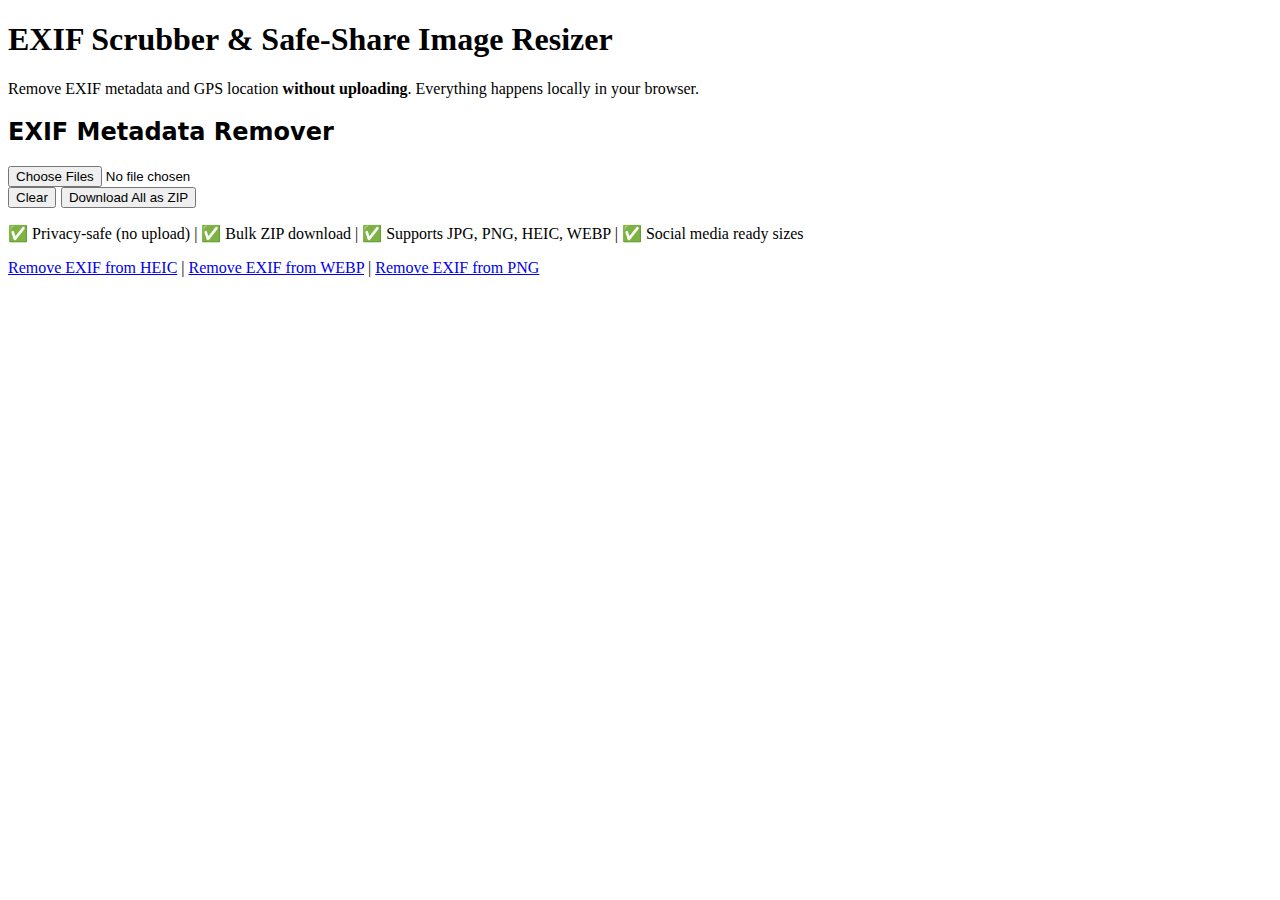
<file: OLD/index.html>
<!DOCTYPE html>
<html lang="en">
<head>
  <meta charset="UTF-8">
  <title>EXIF Scrubber — Remove EXIF & GPS Metadata Online (No Upload)</title>
  <meta name="description" content="Free online EXIF remover. Strip GPS and camera data from photos directly in your browser. No upload required. Safe, fast, and supports JPG, PNG, HEIC, and WEBP.">
  <meta name="viewport" content="width=device-width, initial-scale=1.0">
</head>
<body>
  <header>
    <h1>EXIF Scrubber & Safe-Share Image Resizer</h1>
    <p>Remove EXIF metadata and GPS location <strong>without uploading</strong>. Everything happens locally in your browser.</p>
  </header>

  <!-- Tool embed -->
  <div id="exif-tool"></div>
  <script src="/tool/embed.js"></script>

  <footer>
    <p>
      ✅ Privacy-safe (no upload) | 
      ✅ Bulk ZIP download | 
      ✅ Supports JPG, PNG, HEIC, WEBP | 
      ✅ Social media ready sizes
    </p>
    <nav>
      <a href="/landing/remove-exif-from-heic.html">Remove EXIF from HEIC</a> |
      <a href="/landing/webp-metadata-remover.html">Remove EXIF from WEBP</a> |
      <a href="/landing/remove-png-metadata.html">Remove EXIF from PNG</a>
    </nav>
  </footer>
</body>
</html>
</file>
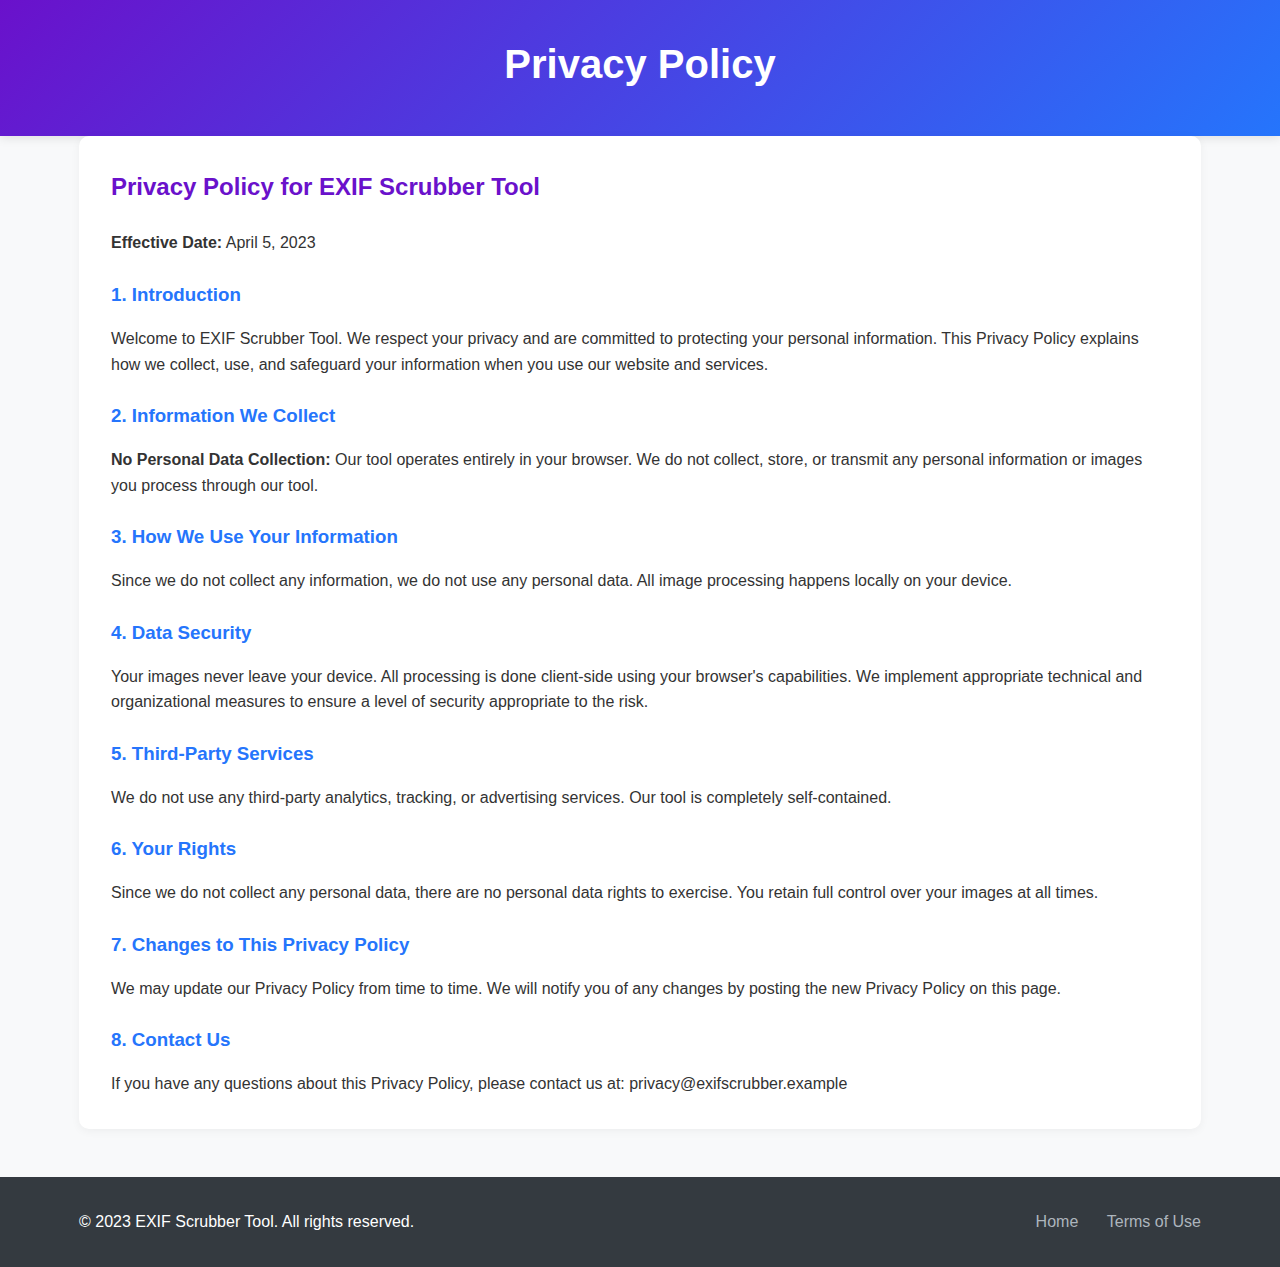
<file: privacy-policy.html>
<!DOCTYPE html>
<html lang="en">
<head>
    <meta charset="UTF-8">
    <meta name="viewport" content="width=device-width, initial-scale=1.0">
    <meta name="description" content="Privacy Policy for EXIF Scrubber Tool">
    <title>Privacy Policy - EXIF Scrubber</title>
    <link rel="stylesheet" href="assets/css/style.css">
</head>
<body>
    <header>
        <div class="container">
            <h1>Privacy Policy</h1>
        </div>
    </header>

    <main class="container">
        <section class="legal-content">
            <h2>Privacy Policy for EXIF Scrubber Tool</h2>
            
            <p><strong>Effective Date:</strong> April 5, 2023</p>
            
            <h3>1. Introduction</h3>
            <p>Welcome to EXIF Scrubber Tool. We respect your privacy and are committed to protecting your personal information. This Privacy Policy explains how we collect, use, and safeguard your information when you use our website and services.</p>
            
            <h3>2. Information We Collect</h3>
            <p><strong>No Personal Data Collection:</strong> Our tool operates entirely in your browser. We do not collect, store, or transmit any personal information or images you process through our tool.</p>
            
            <h3>3. How We Use Your Information</h3>
            <p>Since we do not collect any information, we do not use any personal data. All image processing happens locally on your device.</p>
            
            <h3>4. Data Security</h3>
            <p>Your images never leave your device. All processing is done client-side using your browser's capabilities. We implement appropriate technical and organizational measures to ensure a level of security appropriate to the risk.</p>
            
            <h3>5. Third-Party Services</h3>
            <p>We do not use any third-party analytics, tracking, or advertising services. Our tool is completely self-contained.</p>
            
            <h3>6. Your Rights</h3>
            <p>Since we do not collect any personal data, there are no personal data rights to exercise. You retain full control over your images at all times.</p>
            
            <h3>7. Changes to This Privacy Policy</h3>
            <p>We may update our Privacy Policy from time to time. We will notify you of any changes by posting the new Privacy Policy on this page.</p>
            
            <h3>8. Contact Us</h3>
            <p>If you have any questions about this Privacy Policy, please contact us at: privacy@exifscrubber.example</p>
        </section>
    </main>

    <footer>
        <div class="container">
            <p>&copy; 2023 EXIF Scrubber Tool. All rights reserved.</p>
            <div class="footer-links">
                <a href="index.html">Home</a>
                <a href="terms-of-use.html">Terms of Use</a>
            </div>
        </div>
    </footer>
</body>
</html>
</file>
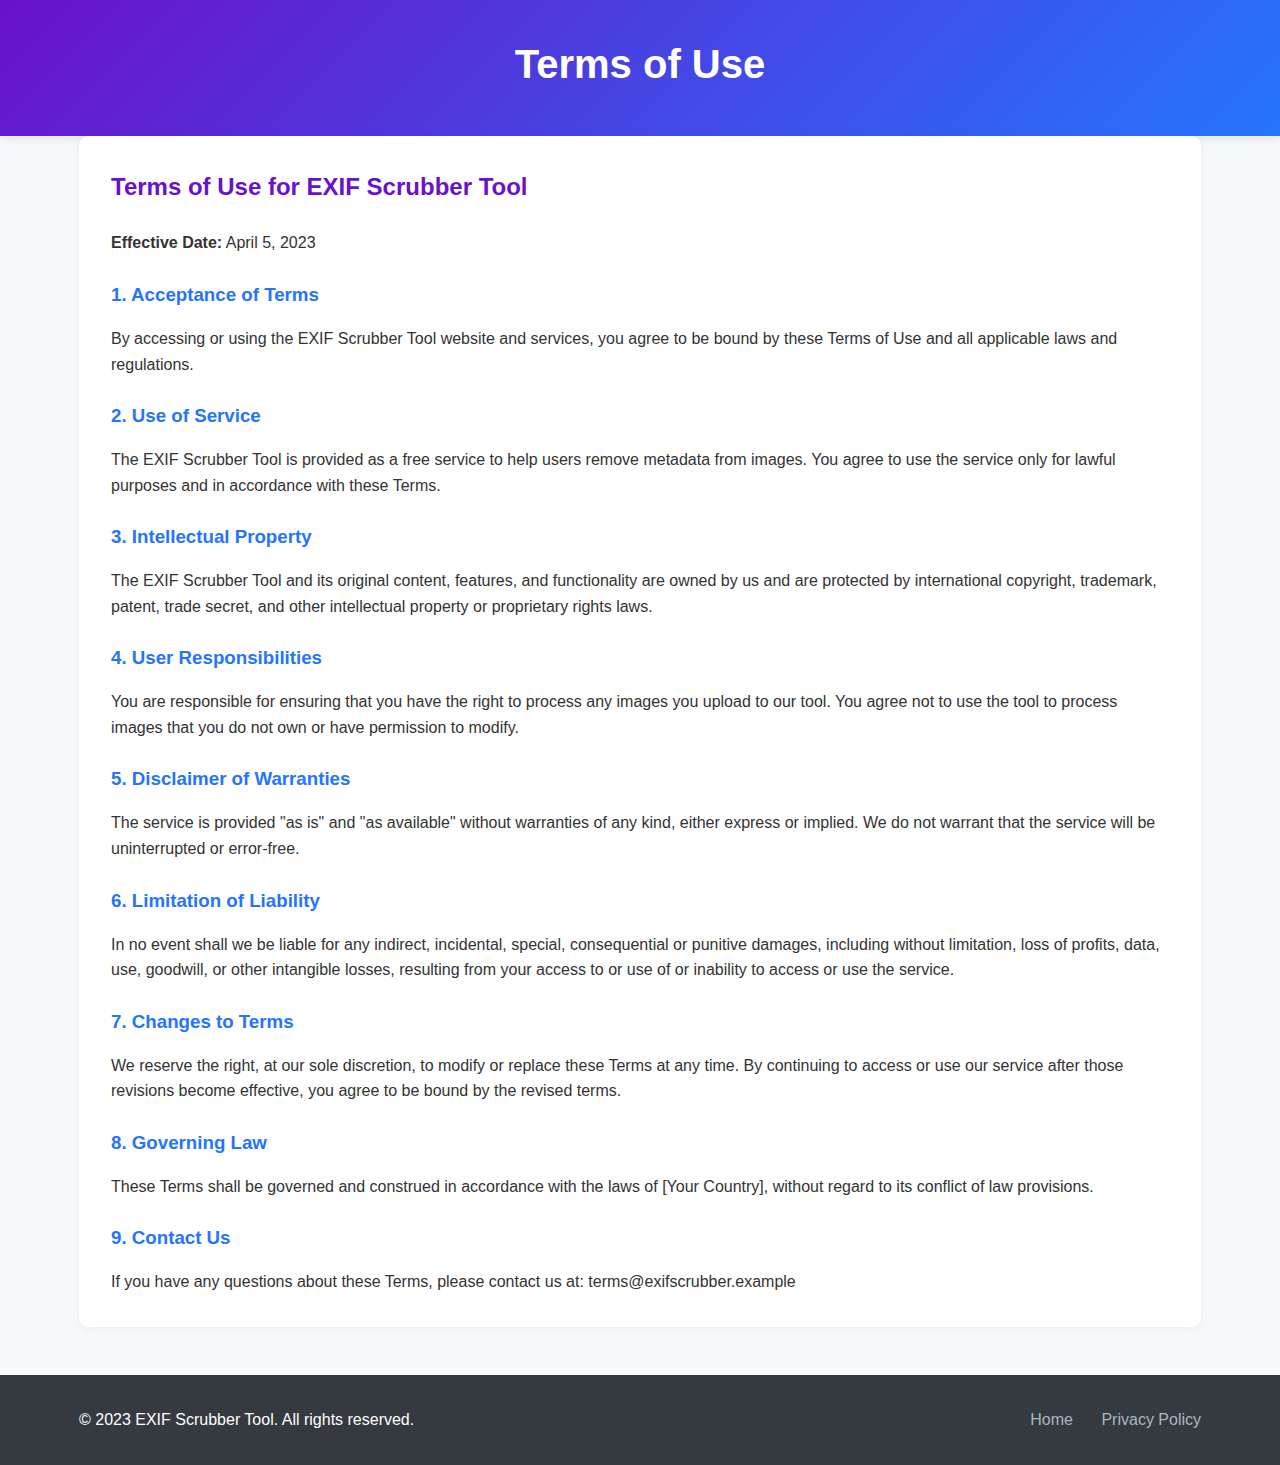
<file: terms-of-use.html>
<!DOCTYPE html>
<html lang="en">
<head>
    <meta charset="UTF-8">
    <meta name="viewport" content="width=device-width, initial-scale=1.0">
    <meta name="description" content="Terms of Use for EXIF Scrubber Tool">
    <title>Terms of Use - EXIF Scrubber</title>
    <link rel="stylesheet" href="assets/css/style.css">
</head>
<body>
    <header>
        <div class="container">
            <h1>Terms of Use</h1>
        </div>
    </header>

    <main class="container">
        <section class="legal-content">
            <h2>Terms of Use for EXIF Scrubber Tool</h2>
            
            <p><strong>Effective Date:</strong> April 5, 2023</p>
            
            <h3>1. Acceptance of Terms</h3>
            <p>By accessing or using the EXIF Scrubber Tool website and services, you agree to be bound by these Terms of Use and all applicable laws and regulations.</p>
            
            <h3>2. Use of Service</h3>
            <p>The EXIF Scrubber Tool is provided as a free service to help users remove metadata from images. You agree to use the service only for lawful purposes and in accordance with these Terms.</p>
            
            <h3>3. Intellectual Property</h3>
            <p>The EXIF Scrubber Tool and its original content, features, and functionality are owned by us and are protected by international copyright, trademark, patent, trade secret, and other intellectual property or proprietary rights laws.</p>
            
            <h3>4. User Responsibilities</h3>
            <p>You are responsible for ensuring that you have the right to process any images you upload to our tool. You agree not to use the tool to process images that you do not own or have permission to modify.</p>
            
            <h3>5. Disclaimer of Warranties</h3>
            <p>The service is provided "as is" and "as available" without warranties of any kind, either express or implied. We do not warrant that the service will be uninterrupted or error-free.</p>
            
            <h3>6. Limitation of Liability</h3>
            <p>In no event shall we be liable for any indirect, incidental, special, consequential or punitive damages, including without limitation, loss of profits, data, use, goodwill, or other intangible losses, resulting from your access to or use of or inability to access or use the service.</p>
            
            <h3>7. Changes to Terms</h3>
            <p>We reserve the right, at our sole discretion, to modify or replace these Terms at any time. By continuing to access or use our service after those revisions become effective, you agree to be bound by the revised terms.</p>
            
            <h3>8. Governing Law</h3>
            <p>These Terms shall be governed and construed in accordance with the laws of [Your Country], without regard to its conflict of law provisions.</p>
            
            <h3>9. Contact Us</h3>
            <p>If you have any questions about these Terms, please contact us at: terms@exifscrubber.example</p>
        </section>
    </main>

    <footer>
        <div class="container">
            <p>&copy; 2023 EXIF Scrubber Tool. All rights reserved.</p>
            <div class="footer-links">
                <a href="index.html">Home</a>
                <a href="privacy-policy.html">Privacy Policy</a>
            </div>
        </div>
    </footer>
</body>
</html>
</file>
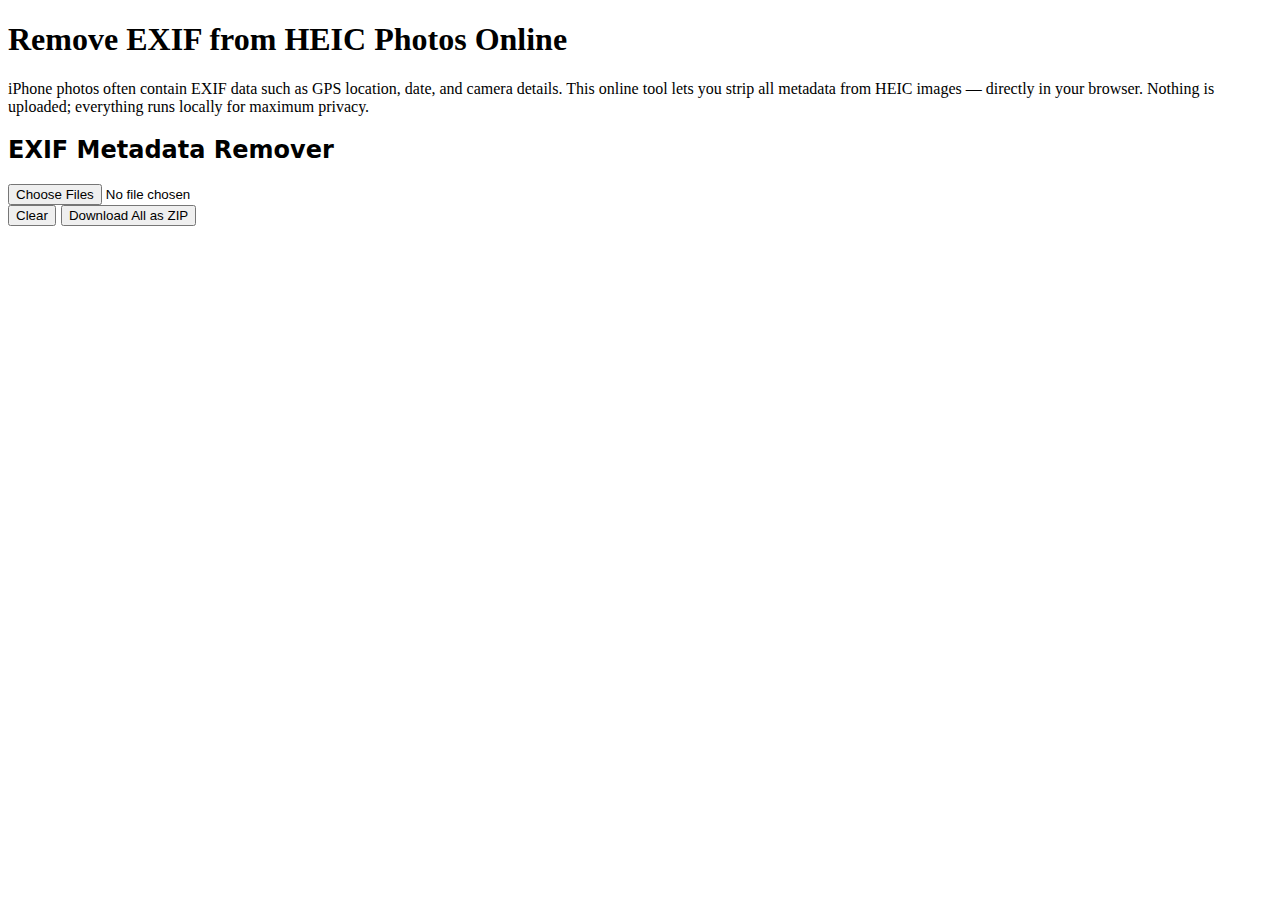
<file: OLD/landing/remove-exif-from-heic.html>
<!DOCTYPE html>
<html lang="en">
<head>
  <meta charset="UTF-8">
  <title>Remove EXIF from HEIC Photos Online — Privacy-Safe (No Upload)</title>
  <meta name="description" content="Strip GPS and camera data from iPhone HEIC photos directly in your browser. Free, secure, and no upload required.">
</head>
<body>
  <h1>Remove EXIF from HEIC Photos Online</h1>
  <p>
    iPhone photos often contain EXIF data such as GPS location, date, and camera details.
    This online tool lets you strip all metadata from HEIC images — directly in your browser.
    Nothing is uploaded; everything runs locally for maximum privacy.
  </p>

  <!-- Where the tool will load -->
  <div id="exif-tool"></div>

  <!-- Load the embed script -->
  <script src="/tool/embed.js"></script>
</body>
</html>
</file>
<file: assets/css/style.css>
/* Reset and base styles */
* {
    margin: 0;
    padding: 0;
    box-sizing: border-box;
}

body {
    font-family: 'Segoe UI', Tahoma, Geneva, Verdana, sans-serif;
    line-height: 1.6;
    color: #333;
    background-color: #f8f9fa;
}

.container {
    width: 90%;
    max-width: 1200px;
    margin: 0 auto;
    padding: 0 15px;
}

/* Header */
header {
    background: linear-gradient(135deg, #6a11cb 0%, #2575fc 100%);
    color: white;
    padding: 2rem 0;
    text-align: center;
    box-shadow: 0 2px 10px rgba(0,0,0,0.1);
}

header h1 {
    font-size: 2.5rem;
    margin-bottom: 0.5rem;
}

header p {
    font-size: 1.2rem;
    opacity: 0.9;
}

/* Main content */
main {
    padding: 2rem 0;
}

/* Tool section */
.drop-zone {
    border: 3px dashed #6a11cb;
    border-radius: 10px;
    padding: 3rem 2rem;
    text-align: center;
    background-color: white;
    transition: all 0.3s ease;
    margin-bottom: 2rem;
    cursor: pointer;
}

.drop-zone:hover, .drop-zone.dragover {
    background-color: #f0f5ff;
    border-color: #2575fc;
}

.drop-content p {
    margin: 0.5rem 0;
    font-size: 1.1rem;
}

.btn-primary {
    background: linear-gradient(135deg, #6a11cb 0%, #2575fc 100%);
    color: white;
    border: none;
    padding: 12px 24px;
    font-size: 1rem;
    border-radius: 5px;
    cursor: pointer;
    transition: transform 0.2s, box-shadow 0.2s;
    margin: 1rem 0;
    text-decoration: none;
    display: inline-block;
    text-align: center;
}

.btn-primary:hover {
    transform: translateY(-2px);
    box-shadow: 0 4px 12px rgba(37, 117, 252, 0.3);
    color: white;
}

.btn-secondary {
    background: #6c757d;
    color: white;
    border: none;
    padding: 10px 20px;
    font-size: 1rem;
    border-radius: 5px;
    cursor: pointer;
    margin: 0 0.5rem;
    transition: background 0.3s;
    text-decoration: none;
    display: inline-block;
}

.btn-secondary:hover {
    background: #5a6268;
    color: white;
}

.options-panel {
    background: white;
    padding: 1.5rem;
    border-radius: 10px;
    box-shadow: 0 2px 10px rgba(0,0,0,0.05);
    margin-bottom: 2rem;
}

.option-group {
    margin-bottom: 1.5rem;
}

.option-group label {
    display: block;
    margin-bottom: 0.5rem;
    font-weight: 500;
}

.option-group input[type="checkbox"] {
    margin-right: 0.5rem;
}

.option-group select, 
.option-group input[type="number"] {
    width: 100%;
    padding: 0.75rem;
    border: 1px solid #ddd;
    border-radius: 5px;
    font-size: 1rem;
}

.option-group input[type="range"] {
    width: 100%;
    margin-top: 0.5rem;
}

.hidden {
    display: none;
}

.preview-container {
    background: white;
    padding: 1.5rem;
    border-radius: 10px;
    box-shadow: 0 2px 10px rgba(0,0,0,0.05);
}

.preview-container h2 {
    margin-bottom: 1.5rem;
    color: #2575fc;
}

.preview-item {
    display: flex;
    align-items: center;
    padding: 1rem;
    border-bottom: 1px solid #eee;
}

.preview-item:last-child {
    border-bottom: none;
}

.preview-thumb {
    width: 80px;
    height: 80px;
    object-fit: cover;
    border-radius: 5px;
    margin-right: 1rem;
}

.preview-info {
    flex: 1;
}

.preview-info h3 {
    margin-bottom: 0.5rem;
    font-size: 1.1rem;
}

.preview-info p {
    color: #666;
    font-size: 0.9rem;
}

.preview-actions {
    display: flex;
    gap: 0.5rem;
}

.actions {
    display: flex;
    justify-content: center;
    margin-top: 2rem;
    flex-wrap: wrap;
}

/* Cards Section */
.cards-section {
    display: flex;
    gap: 2rem;
    margin: 3rem 0;
    flex-wrap: wrap;
}

.card {
    background: white;
    border-radius: 10px;
    padding: 1.5rem;
    box-shadow: 0 4px 15px rgba(0,0,0,0.08);
    flex: 1;
    min-width: 250px;
    transition: transform 0.3s, box-shadow 0.3s;
    text-align: center;
}

.card:hover {
    transform: translateY(-5px);
    box-shadow: 0 6px 20px rgba(0,0,0,0.12);
}

.card.large {
    max-width: 100%;
    text-align: center;
}

.card-icon {
    font-size: 2.5rem;
    margin-bottom: 1rem;
}

.card h3 {
    color: #6a11cb;
    margin-bottom: 1rem;
    font-size: 1.4rem;
}

.card p {
    color: #555;
    margin-bottom: 1.5rem;
    line-height: 1.5;
}

.card-cta {
    display: inline-block;
    padding: 10px 20px;
    font-size: 0.95rem;
    margin-top: 10px;
}

/* Article section */
.article-container {
    background: white;
    padding: 2rem;
    border-radius: 10px;
    box-shadow: 0 2px 10px rgba(0,0,0,0.05);
    margin: 3rem 0;
}

.article-container h2 {
    color: #6a11cb;
    margin-bottom: 1.5rem;
    text-align: center;
}

.article-container h3 {
    color: #2575fc;
    margin: 1.5rem 0 1rem;
}

.article-container ul {
    padding-left: 1.5rem;
    margin: 1rem 0;
}

.article-container li {
    margin-bottom: 0.5rem;
}

/* Legal pages */
.legal-content {
    background: white;
    padding: 2rem;
    border-radius: 10px;
    box-shadow: 0 2px 10px rgba(0,0,0,0.05);
}

.legal-content h2 {
    color: #6a11cb;
    margin-bottom: 1.5rem;
}

.legal-content h3 {
    color: #2575fc;
    margin: 1.5rem 0 1rem;
}

/* Footer */
footer {
    background: #343a40;
    color: #fff;
    padding: 2rem 0;
    margin-top: 3rem;
}

footer .container {
    display: flex;
    justify-content: space-between;
    align-items: center;
    flex-wrap: wrap;
}

.footer-links a {
    color: #adb5bd;
    margin-left: 1.5rem;
    text-decoration: none;
    transition: color 0.3s;
}

.footer-links a:hover {
    color: white;
}

/* Responsive design */
@media (max-width: 768px) {
    header h1 {
        font-size: 2rem;
    }
    
    .drop-zone {
        padding: 2rem 1rem;
    }
    
    .preview-item {
        flex-direction: column;
        align-items: flex-start;
    }
    
    .preview-thumb {
        margin-bottom: 1rem;
    }
    
    .preview-actions {
        width: 100%;
        justify-content: flex-end;
    }
    
    .actions {
        flex-direction: column;
        align-items: center;
    }
    
    .btn-secondary {
        margin: 0.5rem 0;
    }
    
    .cards-section {
        flex-direction: column;
    }
    
    footer .container {
        flex-direction: column;
        text-align: center;
    }
    
    .footer-links {
        margin-top: 1rem;
    }
    
    .footer-links a {
        margin: 0 0.5rem;
    }
}
</file>
